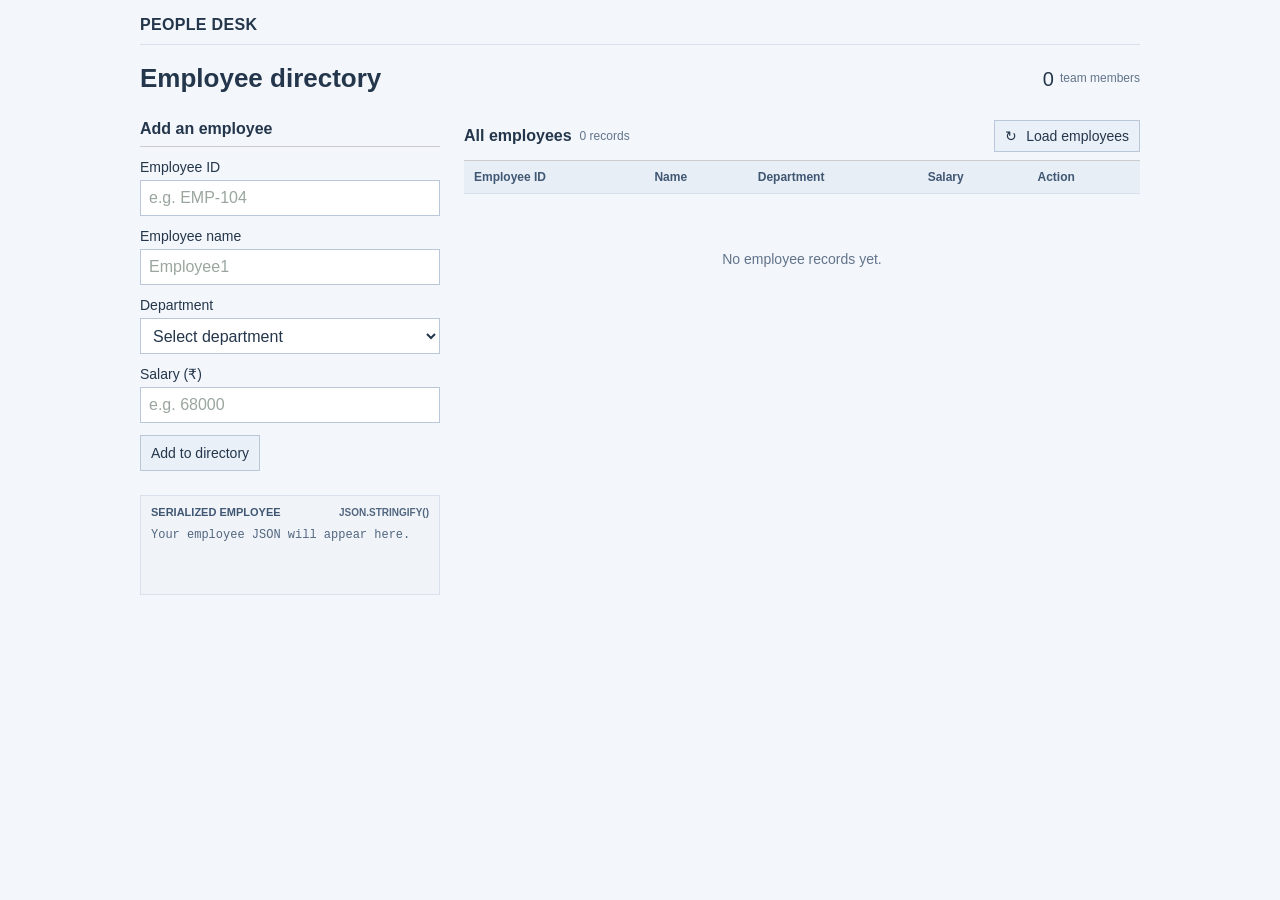
<file: practical10/index.html>
<!doctype html>
<html lang="en">
<head>
  <meta charset="utf-8">
  <meta name="viewport" content="width=device-width, initial-scale=1">
  <meta name="theme-color" content="#f3f6fa">
  <title>People Desk | Employee Directory</title>
    <link rel="stylesheet" href="styles.css">
</head>
<body>
  <main class="shell">
    <header class="topbar">
      <div class="brand"><span class="brand-mark" aria-hidden="true">P</span> PEOPLE DESK</div>
      <div class="top-note">A clear view of your growing team</div>
    </header>

    <section class="intro" aria-labelledby="pageTitle">
      <div>
        <p class="eyebrow">People operations / Directory</p>
        <h1 id="pageTitle">Employee directory</h1>
        <p class="subtitle">Keep team details organized and bring new people into the directory in a few fields.</p>
      </div>
      <div class="count-block" aria-live="polite">
        <span class="count-number" id="employeeCount">0</span>
        <span class="count-label">team members</span>
      </div>
    </section>

    <div class="workspace">
      <section class="form-panel" aria-labelledby="formTitle">
        <div class="panel-heading">
          <h2 id="formTitle">Add an employee</h2>
          <span class="step">NEW RECORD</span>
        </div>
        <form id="employeeForm" class="form-content">
          <div class="field">
            <label for="employeeId">Employee ID</label>
            <input id="employeeId" name="employeeId" type="text" placeholder="e.g. EMP-104" required>
          </div>
          <div class="field">
            <label for="employeeName">Employee name</label>
            <input id="employeeName" name="employeeName" type="text" placeholder="Employee1" required>
          </div>
          <div class="field">
            <label for="department">Department</label>
            <select id="department" name="department" required>
              <option value="" disabled selected>Select department</option>
              <option value="Design">Design</option>
              <option value="Engineering">Engineering</option>
              <option value="People Operations">People Operations</option>
              <option value="Finance">Finance</option>
            </select>
          </div>
          <div class="field">
            <label for="salary">Salary (₹)</label>
            <input id="salary" name="salary" type="number" min="0" step="0.01" placeholder="e.g. 68000" required>
          </div>
          <button class="primary-button" type="submit">Add to directory <span class="arrow" aria-hidden="true">&#8594;</span></button>
        </form>
        <div class="json-wrap" aria-live="polite">
          <div class="json-label"><span>Serialized employee</span><span>JSON.stringify()</span></div>
          <pre id="jsonOutput">Your employee JSON will appear here.</pre>
        </div>
      </section>

      <section class="directory-panel" aria-labelledby="directoryTitle">
        <div class="panel-heading directory-heading">
          <div class="directory-title">
            <h2 id="directoryTitle">All employees</h2>
            <span class="table-count" id="tableCount">0 records</span>
          </div>
          <button class="load-button" id="loadButton" type="button"><span aria-hidden="true">&#8635;</span> Load employees</button>
        </div>
        <div class="table-scroll">
          <table>
            <thead>
              <tr>
                <th scope="col">Employee ID</th>
                <th scope="col">Name</th>
                <th scope="col">Department</th>
                <th scope="col">Salary</th>
                <th scope="col">Action</th>
              </tr>
            </thead>
            <tbody id="employeeRows">
              <tr class="empty-row"><td colspan="5">Select “Load employees” to view the directory.</td></tr>
            </tbody>
          </table>
        </div>
        <p class="status" id="statusMessage" role="status" aria-live="polite"></p>
      </section>
    </div>
  </main>

  <script src="employee.js" defer></script>
</body>
</html>
</file>
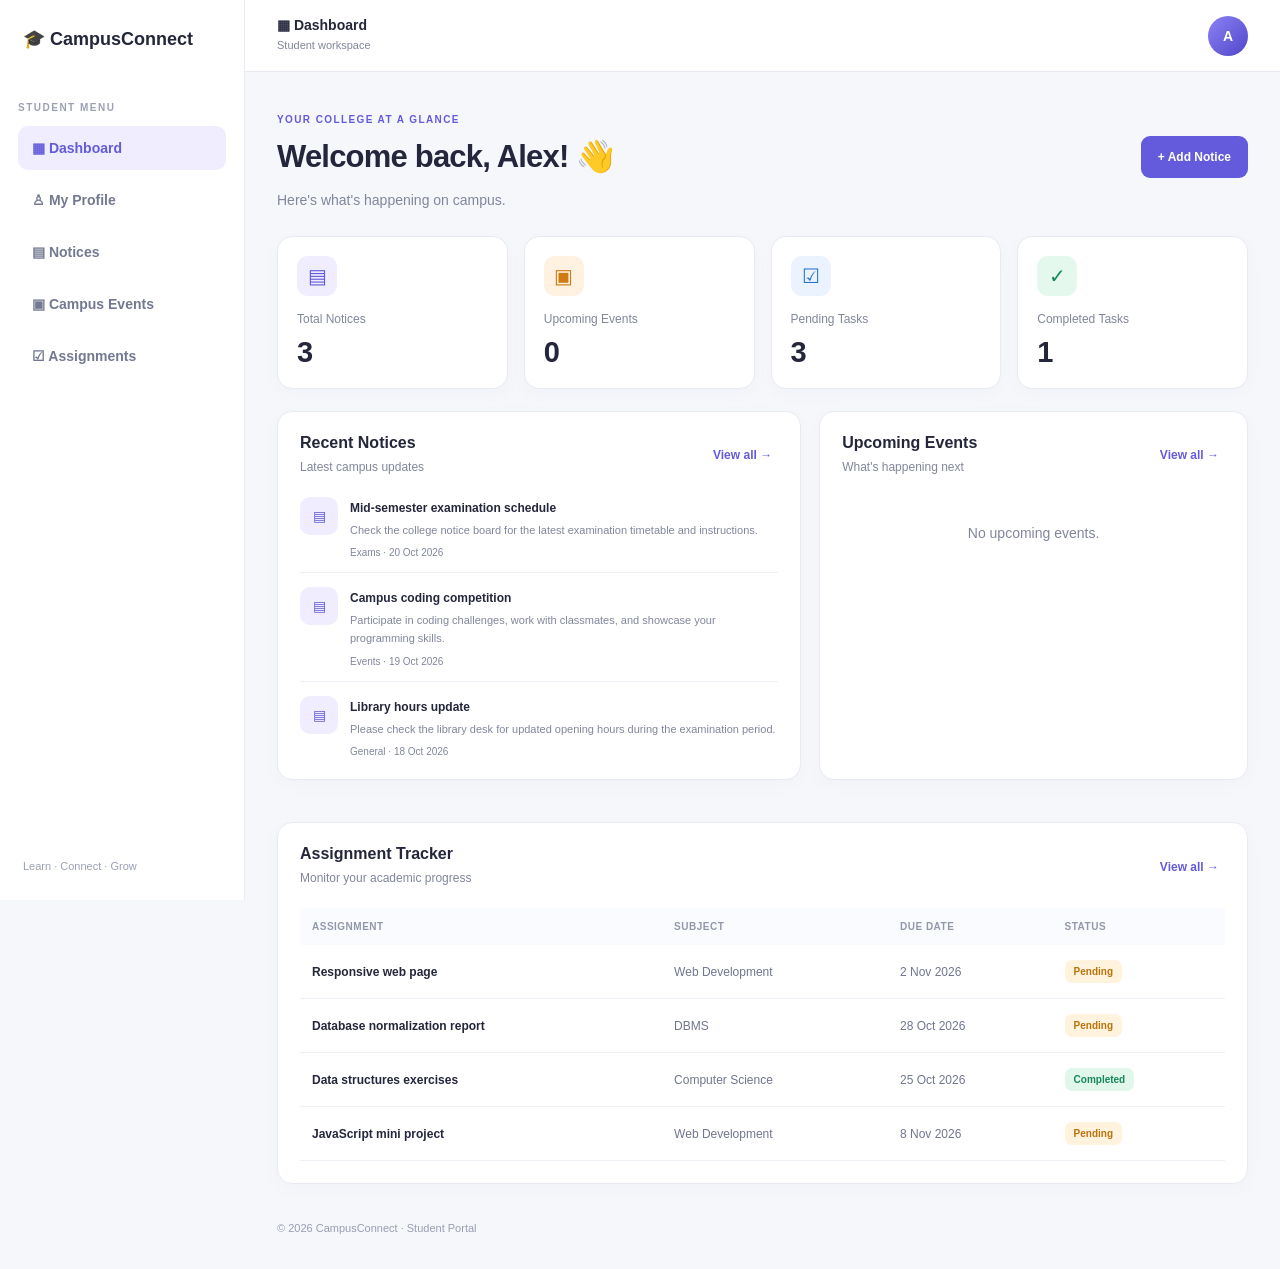
<file: practical12/index.html>
<!DOCTYPE html>
<html lang="en">
<head>
  <meta charset="UTF-8">
  <meta name="viewport" content="width=device-width, initial-scale=1.0">
  <title>CampusConnect | Student Portal</title>
  <link rel="stylesheet" href="style.css">
  <script src="https://code.jquery.com/jquery-3.7.1.min.js"></script>
  <script src="script.js" defer></script>
</head>
<body>
  <div class="layout">
    <aside class="sidebar" id="sidebar">
      <h2 class="brand">🎓 CampusConnect</h2>
      <p class="menu-label">STUDENT MENU</p>
      <nav>
        <a href="#dashboard" class="nav-link active" data-page="dashboard">▦ Dashboard</a>
        <a href="#profile" class="nav-link" data-page="profile">♙ My Profile</a>
        <a href="#notices" class="nav-link" data-page="notices">▤ Notices</a>
        <a href="#events" class="nav-link" data-page="events">▣ Campus Events</a>
        <a href="#assignments" class="nav-link" data-page="assignments">☑ Assignments</a>
      </nav>
      <div class="sidebar-footer">Learn · Connect · Grow</div>
    </aside>

    <main class="main">
      <header class="topbar">
        <button id="menuToggle" class="menu-toggle" aria-label="Toggle menu">☰</button>
        <div>
          <strong id="pageTitle">Dashboard</strong>
          <p class="muted small">Student workspace</p>
        </div>
        <button id="profileShortcut" class="avatar" aria-label="Open profile">A</button>
      </header>

      <div class="content">
        <!-- DASHBOARD -->
        <section class="page active" id="dashboard">
          <div class="welcome">
            <div>
              <p class="eyebrow">YOUR COLLEGE AT A GLANCE</p>
              <h1>Welcome back, <span id="welcomeName">Alex</span>! 👋</h1>
              <p class="muted">Here's what's happening on campus.</p>
            </div>
            <button class="btn primary" id="quickAdd">+ Add Notice</button>
          </div>

          <div class="stats">
            <article class="stat">
              <span class="stat-icon purple">▤</span>
              <p class="muted">Total Notices</p>
              <h2 id="noticeCount">0</h2>
            </article>
            <article class="stat">
              <span class="stat-icon orange">▣</span>
              <p class="muted">Upcoming Events</p>
              <h2 id="eventCount">0</h2>
            </article>
            <article class="stat">
              <span class="stat-icon blue">☑</span>
              <p class="muted">Pending Tasks</p>
              <h2 id="pendingCount">0</h2>
            </article>
            <article class="stat">
              <span class="stat-icon green">✓</span>
              <p class="muted">Completed Tasks</p>
              <h2 id="completedCount">0</h2>
            </article>
          </div>

          <div class="two-columns">
            <article class="panel">
              <div class="panel-heading">
                <div><h2>Recent Notices</h2><p class="muted">Latest campus updates</p></div>
                <button class="text-btn" data-go="notices">View all →</button>
              </div>
              <div id="recentNotices" class="item-list"></div>
            </article>
            <article class="panel">
              <div class="panel-heading">
                <div><h2>Upcoming Events</h2><p class="muted">What's happening next</p></div>
                <button class="text-btn" data-go="events">View all →</button>
              </div>
              <div id="upcomingEvents" class="item-list"></div>
            </article>
          </div>

          <article class="panel">
            <div class="panel-heading">
              <div><h2>Assignment Tracker</h2><p class="muted">Monitor your academic progress</p></div>
              <button class="text-btn" data-go="assignments">View all →</button>
            </div>
            <div class="table-wrap">
              <table>
                <thead><tr><th>ASSIGNMENT</th><th>SUBJECT</th><th>DUE DATE</th><th>STATUS</th></tr></thead>
                <tbody id="dashboardAssignments"></tbody>
              </table>
            </div>
          </article>
        </section>

        <!-- PROFILE -->
        <section class="page" id="profile">
          <div class="page-heading">
            <h1>My Profile</h1>
            <p class="muted">Manage your student details.</p>
          </div>
          <article class="panel profile-panel">
            <div class="profile-header">
              <div class="profile-avatar" id="profileAvatar">A</div>
              <div>
                <h2 id="profileDisplayName">Alex Morgan</h2>
                <p id="profileDisplayCourse" class="muted">Computer Science</p>
              </div>
            </div>
            <form id="profileForm" class="form-grid">
              <div class="field">
                <label for="studentName">Full Name</label>
                <input id="studentName" required maxlength="80">
              </div>
              <div class="field">
                <label for="studentEmail">Email Address</label>
                <input id="studentEmail" type="email" required maxlength="120">
              </div>
              <div class="field">
                <label for="studentId">Student ID</label>
                <input id="studentId" maxlength="30">
              </div>
              <div class="field">
                <label for="studentCourse">Course</label>
                <select id="studentCourse">
                  <option>Computer Science</option>
                  <option>Information Technology</option>
                  <option>Business Administration</option>
                  <option>Mechanical Engineering</option>
                  <option>Electronics Engineering</option>
                  <option>Arts and Humanities</option>
                </select>
              </div>
              <div class="field">
                <label for="studentYear">Academic Year</label>
                <select id="studentYear">
                  <option>First Year</option>
                  <option>Second Year</option>
                  <option>Third Year</option>
                  <option>Fourth Year</option>
                </select>
              </div>
              <div class="field">
                <label for="studentPhone">Phone</label>
                <input id="studentPhone" type="tel" maxlength="20">
              </div>
              <button class="btn primary" type="submit">Save Profile</button>
              <p id="profileMessage" role="status" class="success"></p>
            </form>
          </article>
        </section>

        <!-- NOTICES -->
        <section class="page" id="notices">
          <div class="page-heading heading-row">
            <div><h1>Notices & Announcements</h1><p class="muted">Stay informed about college news.</p></div>
            <button class="btn primary" id="addNoticeBtn">+ Create Notice</button>
          </div>
          <article class="panel">
            <div class="toolbar">
              <input id="noticeSearch" type="search" placeholder="Search notices...">
              <select id="noticeFilter">
                <option value="all">All Categories</option>
                <option>Academic</option>
                <option>Events</option>
                <option>Exams</option>
                <option>General</option>
              </select>
            </div>
            <div id="noticeList" class="card-grid"></div>
          </article>
        </section>

        <!-- EVENTS -->
        <section class="page" id="events">
          <div class="page-heading">
            <h1>Campus Events</h1>
            <p class="muted">Discover activities and opportunities.</p>
          </div>
          <div id="eventList" class="card-grid"></div>
        </section>

        <!-- ASSIGNMENTS -->
        <section class="page" id="assignments">
          <div class="page-heading">
            <h1>Assignments</h1>
            <p class="muted">Track your academic tasks and deadlines.</p>
          </div>
          <article class="panel">
            <div class="toolbar">
              <input id="assignmentSearch" type="search" placeholder="Search assignments...">
              <select id="assignmentFilter">
                <option value="all">All Statuses</option>
                <option>Pending</option>
                <option>Completed</option>
              </select>
            </div>
            <div class="table-wrap">
              <table>
                <thead><tr><th>ASSIGNMENT</th><th>SUBJECT</th><th>DUE DATE</th><th>STATUS</th><th>ACTION</th></tr></thead>
                <tbody id="assignmentList"></tbody>
              </table>
            </div>
          </article>
        </section>

        <footer class="footer">© 2026 CampusConnect · Student Portal</footer>
      </div>
    </main>
  </div>

  <!-- Notice creation modal -->
  <div class="modal-backdrop" id="noticeModal" aria-hidden="true">
    <section class="modal" role="dialog" aria-modal="true" aria-labelledby="modalTitle">
      <div class="modal-heading">
        <h2 id="modalTitle">Create Notice</h2>
        <button type="button" id="closeModal" class="close-btn" aria-label="Close">×</button>
      </div>
      <form id="noticeForm">
        <div class="field">
          <label for="noticeTitle">Title</label>
          <input id="noticeTitle" required maxlength="120" placeholder="Notice title">
        </div>
        <div class="field">
          <label for="noticeCategory">Category</label>
          <select id="noticeCategory">
            <option>Academic</option><option>Events</option>
            <option>Exams</option><option>General</option>
          </select>
        </div>
        <div class="field">
          <label for="noticeDescription">Description</label>
          <textarea id="noticeDescription" rows="4" maxlength="1000" required placeholder="Write your announcement..."></textarea>
        </div>
        <div class="modal-actions">
          <button type="button" class="btn secondary" id="cancelModal">Cancel</button>
          <button type="submit" class="btn primary">Publish Notice</button>
        </div>
      </form>
    </section>
  </div>

  <div id="toast" class="toast" role="status" aria-live="polite"></div>
</body>
</html>
</file>
<file: practical10/styles.css>
:root {
      color-scheme: light;
      --ink: #111;
      --muted: #555;
      --line: #ccc;
      --paper: #fff;
      --canvas: #fff;
      --forest: #444;
      --forest-dark: #222;
      --lime: #eee;
      --lime-dark: #ddd;
      --coral: #aaa;
      --white: #fff;
      --shadow: none;
      font-family: "Trebuchet MS", "Segoe UI", sans-serif;
    }

    * { box-sizing: border-box; }

    body {
      min-width: 320px;
      margin: 0;
      color: var(--ink);
      background-color: var(--canvas);
    }

    button, input { font: inherit; }

    .shell {
      width: min(1180px, calc(100% - 48px));
      margin: 0 auto;
      padding: 28px 0 64px;
    }

    .topbar {
      display: flex;
      align-items: center;
      justify-content: space-between;
      gap: 20px;
      padding-bottom: 24px;
      border-bottom: 1px solid rgba(23, 43, 39, .15);
    }

    .brand {
      display: flex;
      align-items: center;
      gap: 11px;
      font-size: 15px;
      font-weight: 800;
      letter-spacing: .02em;
    }

    .brand-mark {
      display: grid;
      width: 34px;
      aspect-ratio: 1;
      place-items: center;
      color: var(--forest-dark);
      background: var(--lime);
      border-radius: 10px;
      font-size: 17px;
    }

    .top-note {
      color: var(--muted);
      font-size: 13px;
    }

    .intro {
      display: flex;
      align-items: end;
      justify-content: space-between;
      gap: 24px;
      padding: 42px 0 28px;
    }

    .eyebrow {
      margin: 0 0 9px;
      color: var(--forest);
      font-size: 11px;
      font-weight: 800;
      letter-spacing: .12em;
      text-transform: uppercase;
    }

    h1 {
      margin: 0;
      font-family: Georgia, "Times New Roman", serif;
      font-size: clamp(34px, 5vw, 54px);
      font-weight: 500;
      letter-spacing: 0;
      line-height: 1.03;
    }

    .subtitle {
      max-width: 410px;
      margin: 12px 0 0;
      color: var(--muted);
      font-size: 14px;
      line-height: 1.6;
    }

    .count-block {
      display: flex;
      align-items: center;
      gap: 12px;
      flex: 0 0 auto;
      padding: 12px 16px;
      background: var(--lime);
      border-radius: 10px;
    }

    .count-number {
      font-family: Georgia, "Times New Roman", serif;
      font-size: 30px;
      line-height: 1;
    }

    .count-label {
      max-width: 70px;
      color: #405239;
      font-size: 11px;
      font-weight: 700;
      line-height: 1.25;
      text-transform: uppercase;
    }

    .workspace {
      display: grid;
      grid-template-columns: minmax(265px, 340px) minmax(0, 1fr);
      align-items: start;
      gap: 20px;
    }

    .form-panel, .directory-panel {
      overflow: hidden;
      background: var(--paper);
      border: 1px solid var(--line);
      border-radius: 12px;
      box-shadow: var(--shadow);
    }

    .panel-heading {
      display: flex;
      align-items: center;
      justify-content: space-between;
      gap: 12px;
      padding: 19px 20px;
      border-bottom: 1px solid var(--line);
    }

    .panel-heading h2 {
      margin: 0;
      font-size: 15px;
      font-weight: 800;
    }

    .step {
      color: var(--muted);
      font-size: 11px;
      font-weight: 700;
    }

    .form-content { padding: 20px; }

    .field { margin-bottom: 15px; }

    label {
      display: block;
      margin-bottom: 7px;
      font-size: 12px;
      font-weight: 800;
    }

    input {
      width: 100%;
      height: 42px;
      padding: 0 12px;
      color: var(--ink);
      background: #fff;
      border: 1px solid #cfd9d0;
      border-radius: 7px;
      outline: none;
      transition: border-color .15s, box-shadow .15s;
    }

    input::placeholder { color: #9aa69e; }

    input:focus {
      border-color: var(--forest);
      box-shadow: 0 0 0 3px rgba(23, 79, 66, .12);
    }

    .primary-button, .load-button {
      display: inline-flex;
      min-height: 42px;
      align-items: center;
      justify-content: center;
      gap: 9px;
      padding: 0 15px;
      border: 0;
      border-radius: 7px;
      font-size: 13px;
      font-weight: 800;
      cursor: pointer;
      transition: background-color .15s, transform .15s;
    }

    .primary-button {
      width: 100%;
      margin-top: 3px;
      color: #fff;
      background: var(--forest);
    }

    .primary-button:hover { background: var(--forest-dark); }
    .primary-button:active, .load-button:active { transform: translateY(1px); }

    .arrow { font-size: 17px; line-height: 0; }

    .json-wrap {
      margin: 19px 20px 20px;
      padding: 13px;
      background: #eff4e8;
      border: 1px solid #dce7cf;
      border-radius: 8px;
    }

    .json-label {
      display: flex;
      align-items: center;
      justify-content: space-between;
      margin-bottom: 8px;
      color: #46614b;
      font-size: 10px;
      font-weight: 800;
      letter-spacing: .08em;
      text-transform: uppercase;
    }

    .json-label span:last-child {
      color: #7e9382;
      font-size: 9px;
      letter-spacing: 0;
    }

    #jsonOutput {
      min-height: 58px;
      margin: 0;
      overflow-wrap: anywhere;
      color: #31543d;
      font-family: Consolas, "Courier New", monospace;
      font-size: 11px;
      line-height: 1.55;
      white-space: pre-wrap;
    }

    .directory-heading { padding: 17px 20px; }

    .directory-title {
      display: flex;
      align-items: center;
      gap: 10px;
    }

    .directory-title h2 {
      margin: 0;
      font-size: 15px;
    }

    .table-count {
      padding: 4px 8px;
      color: var(--forest);
      background: #e7efdc;
      border-radius: 99px;
      font-size: 10px;
      font-weight: 800;
    }

    .load-button {
      min-height: 36px;
      color: var(--forest-dark);
      background: var(--lime);
      white-space: nowrap;
    }

    .load-button:hover { background: var(--lime-dark); }
    .load-button:disabled { opacity: .65; cursor: wait; }

    .table-scroll { overflow-x: auto; }

    table {
      width: 100%;
      border-collapse: collapse;
      text-align: left;
    }

    thead { background: #f0f4ec; }

    th {
      padding: 11px 16px;
      color: #718078;
      font-size: 10px;
      font-weight: 800;
      letter-spacing: .06em;
      text-transform: uppercase;
      white-space: nowrap;
    }

    td {
      padding: 14px 16px;
      border-top: 1px solid #e8ede6;
      font-size: 13px;
    }

    .employee-name { font-weight: 800; }

    .employee-id {
      color: var(--muted);
      font-family: Consolas, "Courier New", monospace;
      font-size: 12px;
    }

    .department-tag {
      display: inline-block;
      padding: 5px 8px;
      color: #355e52;
      background: #e7f0e8;
      border-radius: 5px;
      font-size: 11px;
      font-weight: 700;
    }

    .salary { font-variant-numeric: tabular-nums; white-space: nowrap; }

    .remove-button {
      min-height: 30px;
      padding: 0 8px;
      color: #405773;
      background: #fff;
      border: 1px solid #b9c7d8;
      border-radius: 0;
      font: inherit;
      cursor: pointer;
    }

    .remove-button:hover { background: #eaf0f7; }

    .empty-row td {
      height: 130px;
      color: var(--muted);
      text-align: center;
    }

    .status {
      min-height: 18px;
      margin: 12px 20px 16px;
      color: var(--muted);
      font-size: 12px;
    }

    .status[data-kind="error"] { color: #555; }
    .status[data-kind="success"] { color: #333; }

    @media (max-width: 760px) {
      .shell { width: min(100% - 32px, 560px); padding-top: 18px; }
      .intro { align-items: start; }
      .count-block { gap: 8px; padding: 10px 11px; }
      .count-number { font-size: 25px; }
      .count-label { max-width: 58px; font-size: 9px; }
      .workspace { grid-template-columns: 1fr; }
    }

    @media (max-width: 460px) {
      .shell { width: calc(100% - 24px); }
      .top-note { max-width: 125px; text-align: right; line-height: 1.4; }
      .intro { flex-direction: column; padding-top: 32px; }
      .count-block { align-self: stretch; justify-content: start; }
      .count-label { max-width: none; }
      .directory-heading { align-items: flex-start; }
      .panel-heading { padding-right: 14px; padding-left: 14px; }
      .directory-heading { padding-right: 14px; padding-left: 14px; }
      th, td { padding-right: 12px; padding-left: 12px; }
    }

    @media (prefers-reduced-motion: reduce) {
      *, *::before, *::after { scroll-behavior: auto !important; transition-duration: .01ms !important; }
    }

    :root {
      color-scheme: light;
      color: #111;
      font-family: Arial, sans-serif;
    }

    body {
      background: #fff;
      background-image: none;
    }

    .shell { width: min(100% - 32px, 1000px); padding: 16px 0 32px; }
    .topbar { padding-bottom: 10px; border-color: #ccc; }
    .brand { font-size: 16px; }
    .brand-mark, .top-note, .eyebrow, .subtitle, .step { display: none; }
    .intro { align-items: center; padding: 18px 0; }
    h1 { font-family: Arial, sans-serif; font-size: 26px; font-weight: 700; line-height: 1.2; }
    .count-block { gap: 6px; padding: 0; background: transparent; }
    .count-number { font-family: Arial, sans-serif; font-size: 20px; }
    .count-label { max-width: none; color: #444; font-size: 12px; font-weight: 400; text-transform: none; }
    .workspace { grid-template-columns: minmax(240px, 300px) minmax(0, 1fr); gap: 24px; }
    .form-panel, .directory-panel { overflow: visible; background: transparent; border: 0; border-radius: 0; box-shadow: none; }
    .panel-heading { padding: 8px 0; border-color: #ccc; }
    .panel-heading h2, .directory-title h2 { font-size: 16px; }
    .form-content { padding: 12px 0; }
    .field { margin-bottom: 12px; }
    label { margin-bottom: 5px; font-size: 14px; font-weight: 400; }
    input { height: 36px; padding: 0 8px; border-color: #888; border-radius: 0; transition: none; }
    input:focus { border-color: #111; box-shadow: none; }
    .primary-button, .load-button { min-height: 36px; padding: 0 10px; border: 1px solid #888; border-radius: 0; font-size: 14px; font-weight: 400; transition: none; }
    .primary-button { width: auto; margin-top: 0; color: #111; background: #eee; }
    .primary-button:hover, .load-button:hover { background: #ddd; }
    .primary-button:active, .load-button:active { transform: none; }
    .arrow { display: none; }
    .json-wrap { margin: 12px 0; padding: 10px; background: #f5f5f5; border: 1px solid #ccc; border-radius: 0; }
    .json-label { color: #333; font-size: 11px; font-weight: 700; letter-spacing: 0; }
    .json-label span:last-child { color: #555; font-size: 10px; }
    #jsonOutput { color: #222; font-size: 12px; }
    .directory-heading { padding: 8px 0; }
    .directory-title { gap: 8px; }
    .table-count { padding: 0; color: #444; background: transparent; border-radius: 0; font-size: 12px; font-weight: 400; }
    .load-button { min-height: 32px; color: #111; background: #eee; white-space: nowrap; }
    thead { background: #eee; }
    th { padding: 9px 10px; color: #222; font-size: 12px; font-weight: 700; letter-spacing: 0; text-transform: none; }
    td { padding: 10px; border-color: #ccc; font-size: 14px; }
    .employee-name { font-weight: 400; }
    .employee-id { color: #333; font-size: 13px; }
    .department-tag { padding: 0; color: #111; background: transparent; border-radius: 0; font-size: 14px; font-weight: 400; }
    .status { margin: 10px 0; color: #444; font-size: 13px; }
    .status[data-kind="error"] { color: #555; }
    .status[data-kind="success"] { color: #333; }

    select {
      width: 100%;
      height: 36px;
      padding: 0 8px;
      color: #111;
      background: #fff;
      border: 1px solid #888;
      border-radius: 0;
      font: inherit;
    }

    select:focus { outline: 1px solid #111; }

    @media (max-width: 700px) {
      .workspace { grid-template-columns: 1fr; gap: 12px; }
      .intro { align-items: start; }
    }

    @media (max-width: 460px) {
      .shell { width: calc(100% - 24px); }
      .intro { flex-direction: column; align-items: flex-start; gap: 10px; padding: 16px 0; }
      .count-block { align-self: flex-start; }
      .directory-heading { align-items: center; flex-wrap: wrap; }
      .panel-heading, .directory-heading { padding-right: 0; padding-left: 0; }
      th, td { padding-right: 7px; padding-left: 7px; }
    }

    :root {
      --ink: #24364b;
      --muted: #62748b;
      --line: #d8e1ec;
      --paper: #fff;
      --canvas: #f3f6fa;
      --forest: #49627f;
      --forest-dark: #324a66;
      --lime: #e8eef6;
      --lime-dark: #d8e3f0;
      --coral: #aebdd0;
      color: #24364b;
    }

    body { background: #f3f6fa; color: #24364b; }
    .topbar { border-color: #d8e1ec; }
    .count-label, .table-count, .employee-id, .status { color: #62748b; }
    input, select { color: #24364b; border-color: #b9c7d8; }
    input:focus, select:focus { border-color: #526d8c; outline-color: #526d8c; }
    .primary-button, .load-button { color: #24364b; background: #eaf0f7; border-color: #b9c7d8; }
    .primary-button:hover, .load-button:hover { background: #dce6f1; }
    .json-wrap { background: #f0f4f9; border-color: #d8e1ec; }
    .json-label { color: #405773; }
    .json-label span:last-child, #jsonOutput { color: #52667f; }
    thead { background: #e8eef6; }
    th { color: #405773; }
    td { border-color: #d8e1ec; }
    .department-tag { color: #24364b; }
    .status[data-kind="error"] { color: #62748b; }
    .status[data-kind="success"] { color: #405773; }

    @media (max-width: 760px) {
      .workspace { grid-template-columns: minmax(0, 1fr); }
      .workspace > * { min-width: 0; }
    }
</file>
<file: practical12/style.css>
:root {
  --primary: #635bdb;
  --primary-light: #efedff;
  --background: #f6f7fb;
  --text: #24263b;
  --muted: #81869c;
  --border: #e8eaf2;
  --green: #16875c;
  --radius: 15px;
}

* { box-sizing: border-box; }
body {
  margin: 0;
  font-family: Inter, "Segoe UI", Arial, sans-serif;
  background: var(--background);
  color: var(--text);
  font-size: 14px;
}
button, input, select, textarea { font: inherit; }
button { cursor: pointer; }
button:focus-visible, a:focus-visible, input:focus-visible,
select:focus-visible, textarea:focus-visible {
  outline: 3px solid #635bdb55;
  outline-offset: 2px;
}
a { text-decoration: none; color: inherit; }
h1 { font-size: clamp(24px, 3vw, 31px); letter-spacing: -.8px; margin: 0 0 9px; }
h2 { font-size: 16px; margin: 0; }
p { line-height: 1.6; }
.muted { color: var(--muted); }
.small { font-size: 11px; margin: 4px 0 0; }

.layout { min-height: 100vh; }
.sidebar {
  position: fixed; inset: 0 auto 0 0; z-index: 30;
  width: 245px; padding: 28px 18px;
  background: white; border-right: 1px solid var(--border);
  display: flex; flex-direction: column;
  transition: transform .25s ease;
}
.brand { font-size: 18px; margin: 0 0 40px 5px; }
.menu-label { font-size: 10px; font-weight: 800; letter-spacing: 1.5px; color: #9ba0b3; }
.sidebar nav { display: grid; gap: 8px; }
.nav-link {
  padding: 14px; color: #737990; border-radius: 10px;
  font-weight: 600; transition: .2s;
}
.nav-link:hover, .nav-link.active { background: var(--primary-light); color: var(--primary); }
.sidebar-footer { margin-top: auto; padding: 20px 5px 0; color: #9ba0b3; font-size: 11px; }

.main { min-width: 0; margin-left: 245px; }
.topbar {
  position: sticky; top: 0; z-index: 20;
  min-height: 72px; padding: 12px 32px;
  display: flex; align-items: center; gap: 16px;
  background: #ffffffef; backdrop-filter: blur(10px);
  border-bottom: 1px solid var(--border);
}
.topbar > div { flex: 1; }
.avatar, .profile-avatar {
  display: grid; place-items: center; border: 0;
  border-radius: 50%; color: white;
  background: linear-gradient(135deg, #8b82f7, #5146c8);
  font-weight: 800;
}
.avatar { width: 40px; height: 40px; }
.menu-toggle { display: none; background: none; border: 0; font-size: 23px; }

.content { max-width: 1600px; margin: auto; padding: 30px 32px; }
.page { display: none; animation: appear .2s ease; }
.page.active { display: block; }
@keyframes appear { from { opacity: 0; transform: translateY(4px); } to { opacity: 1; transform: translateY(0); } }

.welcome, .page-heading, .heading-row {
  display: flex; align-items: center; justify-content: space-between;
  gap: 18px; margin-bottom: 25px;
}
.welcome > div > p:last-child, .page-heading > p { margin-bottom: 0; }
.eyebrow { font-size: 10px; letter-spacing: 1.4px; color: var(--primary); font-weight: 800; }

.btn {
  min-height: 42px; padding: 0 16px; border-radius: 9px;
  border: 1px solid transparent; font-weight: 700; font-size: 12px;
}
.primary { background: var(--primary); color: white; }
.primary:hover { background: #5047c5; }
.secondary { background: white; border-color: var(--border); color: var(--text); }

.stats { display: grid; grid-template-columns: repeat(4, minmax(0,1fr)); gap: 16px; margin-bottom: 22px; }
.stat, .panel {
  background: white; border: 1px solid var(--border);
  border-radius: var(--radius); box-shadow: 0 5px 20px #25294a06;
}
.stat { padding: 19px; }
.stat-icon {
  display: grid; place-items: center; width: 40px; height: 40px;
  border-radius: 11px; font-size: 20px;
}
.purple { background: #efedff; color: #635bdb; }
.orange { background: #fff1df; color: #d17a11; }
.blue { background: #eaf3ff; color: #2676d0; }
.green { background: #e4f8ed; color: #16875c; }
.stat > p { font-size: 12px; margin: 14px 0 6px; }
.stat h2 { font-size: 29px; }

.two-columns { display: grid; grid-template-columns: 1.1fr .9fr; gap: 18px; margin-bottom: 22px; }
.panel { padding: 22px; margin-bottom: 20px; min-width: 0; }
.panel-heading { display: flex; justify-content: space-between; gap: 12px; align-items: center; margin-bottom: 20px; }
.panel-heading p { font-size: 12px; margin: 6px 0 0; }
.text-btn { background: transparent; border: 0; color: var(--primary); font-size: 12px; font-weight: 700; white-space: nowrap; }

.item-list { display: grid; }
.list-item { display: flex; align-items: flex-start; gap: 12px; padding: 14px 0; border-bottom: 1px solid #f0f1f6; }
.list-item:first-child { padding-top: 0; }
.list-item:last-child { border-bottom: 0; padding-bottom: 0; }
.item-icon { flex: 0 0 38px; display: grid; place-items: center; width: 38px; height: 38px; background: var(--primary-light); color: var(--primary); border-radius: 10px; }
.item-body { min-width: 0; }
.item-body h3 { font-size: 12px; margin: 2px 0 5px; line-height: 1.5; }
.item-body p { font-size: 11px; color: var(--muted); margin: 0; overflow-wrap: anywhere; }
.item-meta { font-size: 10px; color: var(--muted); margin-top: 8px; }

.table-wrap { overflow-x: auto; width: 100%; }
table { width: 100%; border-collapse: collapse; text-align: left; }
th { background: #fafbfe; color: #9298ab; font-size: 10px; letter-spacing: .5px; padding: 13px 12px; }
td { padding: 15px 12px; border-bottom: 1px solid #eff0f5; font-size: 12px; color: #70768d; white-space: nowrap; }
td:first-child { font-weight: 650; color: var(--text); }
.status { display: inline-block; padding: 6px 9px; border-radius: 7px; font-size: 10px; font-weight: 750; }
.status.pending { background: #fff3dd; color: #b8730c; }
.status.completed { background: #e2f7eb; color: #16875c; }
.small-action { padding: 7px 10px; color: var(--primary); background: var(--primary-light); border: 0; border-radius: 7px; font-size: 11px; }

.toolbar { display: flex; gap: 12px; margin-bottom: 20px; }
input, select, textarea { width: 100%; padding: 12px; border: 1px solid #e0e3ed; border-radius: 9px; color: var(--text); background: white; }
input::placeholder, textarea::placeholder { color: #9da2b4; }
.toolbar input { flex: 1; min-width: 0; }
.toolbar select { max-width: 200px; }

.card-grid { display: grid; grid-template-columns: repeat(2,minmax(0,1fr)); gap: 16px; }
.notice-card, .event-card { padding: 20px; background: white; border: 1px solid var(--border); border-radius: 13px; min-width: 0; }
.event-card { border-top: 4px solid var(--primary); }
.card-top { display: flex; justify-content: space-between; gap: 10px; }
.category { display: inline-block; padding: 6px 9px; color: var(--primary); background: var(--primary-light); border-radius: 7px; font-size: 10px; font-weight: 750; }
.notice-card h3, .event-card h3 { font-size: 15px; line-height: 1.5; margin: 13px 0 8px; overflow-wrap: anywhere; }
.notice-card p, .event-card p { font-size: 12px; line-height: 1.75; color: var(--muted); overflow-wrap: anywhere; }
.delete-button { border: 0; border-radius: 7px; padding: 6px 8px; color: #c83f4c; background: #fff0f1; font-size: 11px; }
.event-date { display: inline-block; margin-top: 14px; padding: 8px 10px; background: var(--primary-light); color: var(--primary); border-radius: 7px; font-size: 11px; font-weight: 700; }

.profile-panel { max-width: 900px; }
.profile-header { display: flex; align-items: center; gap: 16px; margin-bottom: 28px; }
.profile-avatar { width: 65px; height: 65px; font-size: 23px; }
.profile-header h2 { font-size: 19px; margin-bottom: 6px; }
.profile-header p { margin: 0; font-size: 12px; }
.form-grid { display: grid; grid-template-columns: repeat(2,minmax(0,1fr)); gap: 18px; }
.field { display: grid; align-content: start; gap: 8px; min-width: 0; }
.field label { font-size: 12px; font-weight: 700; color: #62677d; }
textarea { resize: vertical; }
.success { color: var(--green); font-size: 12px; }

.modal-backdrop {
  position: fixed; inset: 0; z-index: 100; display: none;
  align-items: center; justify-content: center; padding: 20px;
  background: #171a32a8; backdrop-filter: blur(4px);
}
.modal-backdrop.open { display: flex; }
.modal { width: 100%; max-width: 480px; max-height: calc(100vh - 40px); overflow-y: auto; background: white; padding: 25px; border-radius: 16px; }
.modal-heading { display: flex; justify-content: space-between; align-items: center; margin-bottom: 23px; }
.modal-heading h2 { font-size: 21px; }
.close-btn { width: 34px; height: 34px; border: 0; border-radius: 8px; background: #f1f2f8; font-size: 23px; }
#noticeForm { display: grid; gap: 17px; }
.modal-actions { display: flex; justify-content: flex-end; gap: 10px; }
.toast { position: fixed; z-index: 200; right: 20px; bottom: 20px; max-width: calc(100vw - 40px); padding: 14px 18px; background: #252842; color: white; border-radius: 10px; box-shadow: 0 8px 25px #0002; opacity: 0; transform: translateY(10px); pointer-events: none; transition: .2s; }
.toast.show { opacity: 1; transform: translateY(0); }
.empty { grid-column: 1/-1; padding: 28px 12px; text-align: center; color: var(--muted); }
.footer { padding: 18px 0 5px; color: #989db0; font-size: 11px; }

@media (max-width: 1150px) {
  .sidebar { width: 220px; }
  .main { margin-left: 220px; }
  .content { padding: 24px; }
  .stats { grid-template-columns: repeat(2,minmax(0,1fr)); }
  .two-columns { grid-template-columns: 1fr; }
}

@media (max-width: 760px) {
  .sidebar { width: 255px; transform: translateX(-105%); box-shadow: none; }
  .sidebar.open { transform: translateX(0); box-shadow: 10px 0 40px #0002; }
  .main { margin-left: 0; }
  .menu-toggle { display: block; }
  .topbar { min-height: 64px; padding: 10px 16px; }
  .content { padding: 22px 16px; }
  .welcome { align-items: flex-start; flex-direction: column; }
  .heading-row { align-items: flex-start; }
  .panel { padding: 17px; }
  .card-grid { grid-template-columns: 1fr; }
  .toolbar { flex-direction: column; }
  .toolbar select { max-width: none; }
}

@media (max-width: 480px) {
  h1 { font-size: 24px; }
  .stats { gap: 10px; }
  .stat { padding: 13px; }
  .stat h2 { font-size: 25px; }
  .stat-icon { width: 34px; height: 34px; }
  .stat > p { font-size: 11px; }
  .page-heading { display: block; }
  .page-heading > * { margin-bottom: 10px; }
  .form-grid { grid-template-columns: 1fr; }
  .profile-header { gap: 12px; }
  .panel-heading { align-items: flex-start; }
  .modal { padding: 19px; }
}
</file>
